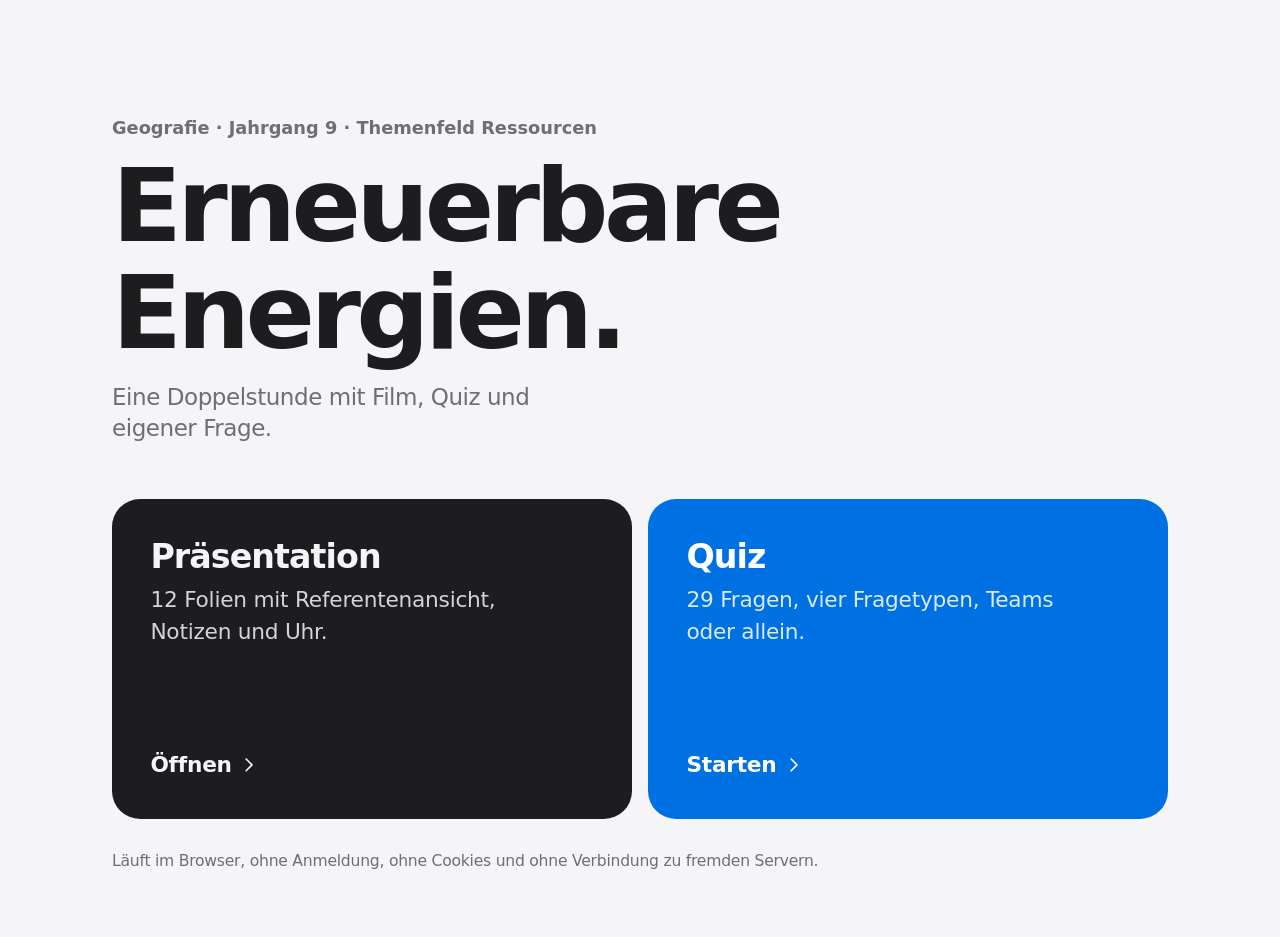
<file: index.html>
<!doctype html>
<html lang="de">
<head>
<meta charset="utf-8">
<meta name="viewport" content="width=device-width, initial-scale=1, viewport-fit=cover">
<meta name="description" content="Unterrichtsmaterial Erneuerbare Energien, Geografie Jahrgang 9: Präsentation und Quiz.">
<title>Erneuerbare Energien · Geografie 9</title>
<link rel="stylesheet" href="assets/design.css">
<style>
  .wrap { max-width: 1120px; margin: 0 auto; padding: clamp(40px, 9vw, 120px) clamp(16px, 3vw, 32px) 64px; }
  .grid { display: grid; gap: 16px; margin-top: clamp(28px, 5vw, 56px); grid-template-columns: 1fr; }
  @media (min-width: 800px) { .grid { grid-template-columns: 1fr 1fr; } }
  .tile {
    display: flex; flex-direction: column; justify-content: space-between; gap: 48px; min-height: 320px;
    padding: clamp(24px, 3vw, 40px); border-radius: var(--r-xl); text-decoration: none;
    transition: transform 200ms var(--ease-out);
  }
  .tile:active { transform: scale(var(--press)); }
  .tile.dark { background: #1d1d1f; color: #f5f5f7; }
  .tile.blue { background: var(--accent); color: var(--accent-ink); }
  .tile .headline { margin-bottom: 8px; }
  .tile p { max-width: 30ch; opacity: 0.85; }
  .tile .go { display: inline-flex; align-items: center; gap: 6px; font-weight: 700; }
  .tile .go .ic { width: 1em; height: 1em; transition: transform 160ms var(--ease-out); }
  @media (hover: hover) and (pointer: fine) { .tile:hover .go .ic { transform: translateX(4px); } }
  .meta { margin-top: 32px; }
</style>
</head>
<body>
<main class="wrap">
  <p class="eyebrow">Geografie · Jahrgang 9 · Themenfeld Ressourcen</p>
  <h1 class="display" style="margin-top:12px">Erneuerbare Energien.</h1>
  <p class="lead" style="margin-top:16px;max-width:30ch">Eine Doppelstunde mit Film, Quiz und eigener Frage.</p>
  <div class="grid">
    <a class="tile dark" href="praesentation/">
      <div><h2 class="headline">Präsentation</h2><p>12 Folien mit Referentenansicht, Notizen und Uhr.</p></div>
      <span class="go">Öffnen <svg class="ic" aria-hidden="true"><use href="#i-chevron"/></svg></span>
    </a>
    <a class="tile blue" href="quiz/">
      <div><h2 class="headline">Quiz</h2><p>29 Fragen, vier Fragetypen, Teams oder allein.</p></div>
      <span class="go">Starten <svg class="ic" aria-hidden="true"><use href="#i-chevron"/></svg></span>
    </a>
  </div>
  <p class="fine meta">Läuft im Browser, ohne Anmeldung, ohne Cookies und ohne Verbindung zu fremden Servern.</p>
</main>
<script src="assets/icons.js"></script>
</body>
</html>
</file>
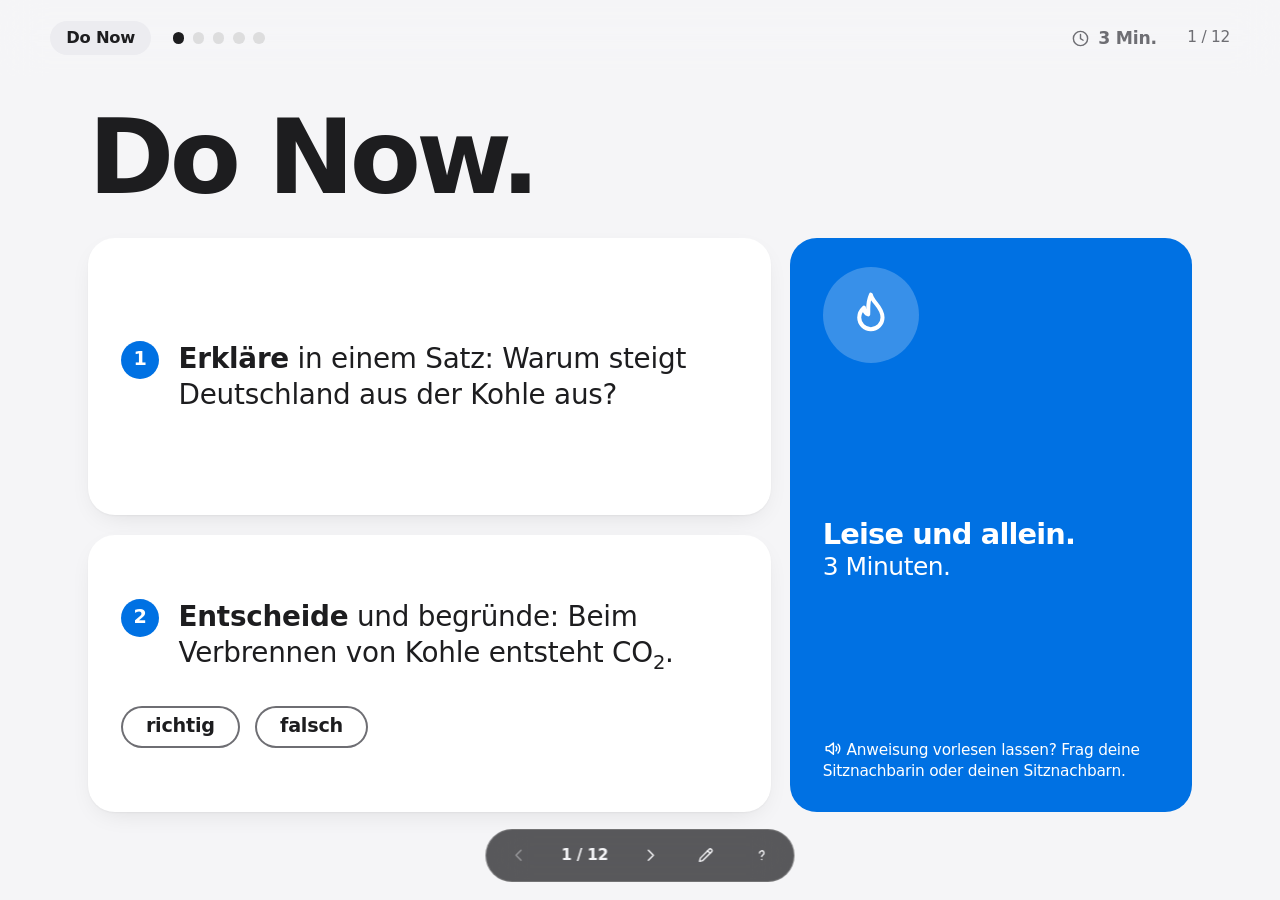
<file: praesentation/index.html>
<!doctype html>
<html lang="de">
<head>
<meta charset="utf-8">
<meta name="viewport" content="width=device-width, initial-scale=1, viewport-fit=cover">
<meta name="description" content="Doppelstunde Erneuerbare Energien, Geografie Jahrgang 9. Präsentation mit Referentenansicht.">
<title>Erneuerbare Energien · Doppelstunde · Geografie 9</title>
<link rel="stylesheet" href="../assets/design.css">
<link rel="stylesheet" href="praesentation.css">
</head>
<body>
<main class="deck" id="deck">
<section class="slide" data-title="Do Now" data-phase="Do Now" data-start="0" data-time="3 Min." aria-label="Do Now: zwei Aufgaben zur Vorstunde über Kohle" aria-hidden="true">
<header class="topbar glass"><span class="phase">Do Now</span><span class="dots" aria-hidden="true"><i class="on"></i><i class=""></i><i class=""></i><i class=""></i><i class=""></i></span><span class="time"><svg class="ic " aria-hidden="true"><use href="#i-clock"/></svg>3 Min.</span><span class="slide-no">1 / 12</span></header>
<div class="body">
<h1 class="display">Do Now.</h1>
<div class="b-donow">
  <article class="tile"><div class="row"><span class="num">1</span><p class="task"><b>Erkläre</b> in einem Satz: Warum steigt Deutschland aus der Kohle aus?</p></div></article>
  <article class="tile"><div class="row"><span class="num">2</span><p class="task"><b>Entscheide</b> und begründe: Beim Verbrennen von Kohle entsteht CO<sub>2</sub>.</p></div>
    <div class="choices"><span class="choice">richtig</span><span class="choice">falsch</span></div></article>
  <aside class="tile accent side">
    <span class="bubble" style="background:rgba(255,255,255,.22);width:5em;height:5em"><svg class="ic " aria-hidden="true"><use href="#i-flame"/></svg></span>
    <div><p class="headline">Leise und allein.</p><p class="lead" style="color:inherit">3 Minuten.</p></div>
    <p class="fine" style="color:inherit"><svg class="ic " aria-hidden="true"><use href="#i-speaker"/></svg> Anweisung vorlesen lassen? Frag deine Sitznachbarin oder deinen Sitznachbarn.</p>
  </aside>
</div></div>
<aside class="notes" hidden><p>DO NOW (ca. 3 Min., Anwesenheit und Organisatorisches währenddessen)</p><p>Vorstunde: Kohle (deutsche Abbaugebiete, Kohleausstieg).</p><p>Erwartung 1: Klimaschutz. Beim Verbrennen von Kohle entsteht viel CO2, deshalb soll weniger Kohle verbrannt werden.</p><p>Erwartung 2: richtig. Beim Verbrennen entsteht CO2, ein Treibhausgas.</p><p>Kurz abgleichen (1 Min.), dann direkt zum Impuls.</p><p>LRS: Anweisung darf vorgelesen werden.</p></aside>
</section>
<section class="slide tone-dark" data-title="Impuls" data-phase="Impuls" data-start="3" data-time="4 Min." aria-label="Impuls: 56 Prozent des Stroms sind erneuerbar" aria-hidden="true">
<header class="topbar glass"><span class="phase">Impuls</span><span class="dots" aria-hidden="true"><i class="on"></i><i class=""></i><i class=""></i><i class=""></i><i class=""></i></span><span class="time"><svg class="ic " aria-hidden="true"><use href="#i-clock"/></svg>4 Min.</span><span class="slide-no">2 / 12</span></header>
<div class="body">
<div class="b-impuls">
  <div>
    <h1 class="title">Erneuerbare Energien decken fast 56 Prozent des Stromverbrauchs.<sup style="font-size:.4em">1</sup></h1>
    <div class="prompts">
      <div class="prompt"><svg class="ic " aria-hidden="true"><use href="#i-eye"/></svg>Was fällt euch auf?</div>
      <div class="prompt"><svg class="ic " aria-hidden="true"><use href="#i-bolt"/></svg>Was überrascht euch?</div>
      <div class="prompt"><svg class="ic " aria-hidden="true"><use href="#i-search"/></svg>Was wollt ihr herausfinden?</div>
    </div>
    <p class="fine" style="margin-top:1.4em"><sup>1</sup> Anteil am Stromverbrauch in Deutschland, 2025. Quelle: BDEW/ZSW, Dezember 2025.</p>
  </div>
  <div class="ring-wrap" role="img" aria-label="Ringdiagramm: 56 Prozent erneuerbar, 44 Prozent übrig">
    <svg class="ring" viewBox="0 0 200 200" aria-hidden="true"><circle class="track" cx="100" cy="100" r="80" fill="none" stroke-width="22"/><circle class="val" cx="100" cy="100" r="80" fill="none" stroke-width="22"/></svg>
    <div class="ring-num">56 %</div>
  </div>
</div></div>
<aside class="notes" hidden><p>IMPULS und FRAGENENTWICKLUNG (zusammen ca. 8 Min., höchstens 10)</p><p>Zeigen, Stille aushalten (20 Sekunden). Dann die drei Impulsfragen von der Folie stellen, ohne die Leitfrage vorwegzunehmen.</p><p>Erwartete Äußerungen: &quot;Und die anderen 44 Prozent?&quot;, &quot;Wie geht das, wenn kein Wind weht?&quot;, &quot;Gilt das auch für Heizen und Auto?&quot;</p><p>Zielkorridor (wird NICHT verkündet): Wie kann Strom aus Wind, Sonne und Wasser zuverlässig sein, obwohl er schwankt?</p><p>Alternative Impulsform: Schlagzeile (dpa, Dezember 2025) statt Zahl.</p><p>Stolperstein: 56 Prozent bezieht sich nur auf Strom, nicht auf die gesamte Energie. Das wird am Ende der Stunde aufgegriffen.</p></aside>
</section>
<section class="slide" data-title="Fragenentwicklung" data-phase="Fragenentwicklung" data-start="7" data-time="4 Min." aria-label="Leeres Feld für die Leitfrage der Klasse" aria-hidden="true">
<header class="topbar glass"><span class="phase">Fragenentwicklung</span><span class="dots" aria-hidden="true"><i class="on"></i><i class="on"></i><i class=""></i><i class=""></i><i class=""></i></span><span class="time"><svg class="ic " aria-hidden="true"><use href="#i-clock"/></svg>4 Min.</span><span class="slide-no">3 / 12</span></header>
<div class="body">
<h1 class="display">Unsere Frage für heute.</h1>
<div class="qfield"><span class="caret" aria-hidden="true"></span><span class="hint">Hier schreibt die Klasse die Frage auf.</span></div>
<div class="starters"><span class="eyebrow">Fragestarter</span><span class="choice">Wie …?</span><span class="choice">Warum …?</span><span class="choice">Was passiert, wenn …?</span></div>
<p class="task"><b>Formuliere</b> eine Frage in einem Satz. Tausche sie mit deiner Partnerin oder deinem Partner aus.</p></div>
<aside class="notes" hidden><p>FRAGENENTWICKLUNG</p><p>Eine oder mehrere Fragen sammeln, dann im Plenum priorisieren und sichtbar fixieren (&quot;Unsere Frage für heute: ...&quot;). Das Fragefeld auf dem Beamer oder an der Tafel ausfüllen.</p><p>Abweichende, fachlich tragfähige Fragen aufgreifen statt korrigieren. Kommt keine brauchbare Frage, mit Impulsfragen nachsteuern und notfalls selbst ergänzen.</p><p>Tragfähig wäre zum Beispiel: &quot;Wie funktioniert Strom aus Wind und Sonne, wenn es windstill oder dunkel ist?&quot;</p><p>Basis: gelenkt über die Fragestarter. Erweiterung: offene Aufforderung zur eigenen Frage.</p></aside>
</section>
<section class="slide" data-title="Fünf Quellen" data-phase="Erarbeitung" data-start="11" data-time="6 Min." aria-label="Fünf erneuerbare Energiequellen" aria-hidden="true">
<header class="topbar glass"><span class="phase">Erarbeitung</span><span class="dots" aria-hidden="true"><i class="on"></i><i class="on"></i><i class="on"></i><i class=""></i><i class=""></i></span><span class="time"><svg class="ic " aria-hidden="true"><use href="#i-clock"/></svg>6 Min.</span><span class="slide-no">4 / 12</span></header>
<div class="body">
<h1 class="title">Fünf Quellen, die sich erneuern.</h1>
<div class="b-quellen"><article class="tile soft"><span class="bubble sun"><svg class="ic " aria-hidden="true"><use href="#i-sun"/></svg></span><h2 class="headline">Sonne</h2><p>Strom und Wärme</p></article><article class="tile soft"><span class="bubble water"><svg class="ic " aria-hidden="true"><use href="#i-wind"/></svg></span><h2 class="headline">Wind</h2><p>Strom, an Land und im Meer</p></article><article class="tile soft"><span class="bubble water"><svg class="ic " aria-hidden="true"><use href="#i-water"/></svg></span><h2 class="headline">Wasser</h2><p>Strom, oft gleichmäßig</p></article><article class="tile soft"><span class="bubble leaf"><svg class="ic " aria-hidden="true"><use href="#i-leaf"/></svg></span><h2 class="headline">Biomasse</h2><p>Wärme und Strom aus Holz und Biogas</p></article><article class="tile soft"><span class="bubble earth"><svg class="ic " aria-hidden="true"><use href="#i-mountain"/></svg></span><h2 class="headline">Erdwärme</h2><p>Wärme aus dem Erdinneren</p></article></div>
<p class="band tile deep">Erneuerbar heißt: Die Quelle wird beim Nutzen <em>nicht aufgebraucht</em>.</p>
<p class="task band-task"><b>Nenne</b> ein Beispiel, das du in Berlin schon gesehen hast.</p></div>
<aside class="notes" hidden><p>LEICHTER INPUT (max. 6 Min., Lehrerredeanteil gering)</p><p>Vorgehen: Die fünf Karten nacheinander aufdecken. Jeweils zuerst die SuS fragen, was sie kennen (Solaranlage auf dem Dach, Windräder an der Autobahn, Staudamm ...), dann ergänzen.</p><p>Die Definition am Ende von den SuS formulieren lassen (&quot;Was haben alle fünf gemeinsam?&quot;) und erst dann einblenden.</p><p>Hinweis: Erdwärme kommt aus dem Erdinneren und hängt nicht von der Sonne ab. Wind und Wasserkreislauf gehen letztlich auf die Sonne zurück.</p><p>Stolperstein: &quot;Erneuerbar&quot; heißt nicht automatisch &quot;ohne Folgen für die Umwelt&quot;. Das zeigt der Film mit Belo Monte.</p></aside>
</section>
<section class="slide" data-title="Sehauftrag" data-phase="Erarbeitung" data-start="17" data-time="3 Min." aria-label="Beobachtungstabelle mit vier Anlagen und Wortspeicher" aria-hidden="true">
<header class="topbar glass"><span class="phase">Erarbeitung</span><span class="dots" aria-hidden="true"><i class="on"></i><i class="on"></i><i class="on"></i><i class=""></i><i class=""></i></span><span class="time"><svg class="ic " aria-hidden="true"><use href="#i-clock"/></svg>3 Min.</span><span class="slide-no">5 / 12</span></header>
<div class="body">
<h1 class="title">Sehauftrag zum Film.</h1>
<p class="task" style="margin-top:.5em"><b>Notiere</b> zu jeder Anlage einen Vorteil und ein Problem. Stichwörter reichen.</p>
<div class="b-seh">
  <div class="tile" style="padding:.6em .8em"><table class="seh-table">
    <thead><tr><th>Anlage</th><th>Vorteil</th><th>Problem</th></tr></thead>
    <tbody><tr><td>Offshore-Windpark</td><td></td><td></td></tr><tr><td>Laufwasserkraftwerk</td><td></td><td></td></tr>
    <tr><td>Pumpspeicherkraftwerk</td><td></td><td></td></tr><tr><td>Belo Monte (Brasilien)</td><td></td><td></td></tr></tbody></table></div>
  <aside class="tile soft"><h2 class="headline">Wortspeicher</h2>
    <div class="words"><span>Off-shore</span><span>Tur-bi-ne</span><span>Pump-spei-cher</span><span>Grund-last</span><span>Stau-see</span><span>Flau-te</span></div></aside>
</div></div>
<aside class="notes" hidden><p>SEHAUFTRAG (ca. 3 Min.)</p><p>Bogen vor dem Film ausgeben oder abzeichnen lassen. Vier Zeilen, je ein Vorteil und ein Problem. Reihenfolge im Film: Offshore-Wind (ab 0:55), Laufwasser (ab 2:38), Pumpspeicher (ab 4:04), Belo Monte (ab 9:30).</p><p>Erwartung Offshore: Vorteil: starker, stetiger Wind, Nordsee zwei Drittel der Zeit unter Volllast. Problem: Flaute, Strom muss gespeichert werden, Einflüsse auf Tiere und Pflanzen.</p><p>Erwartung Laufwasser: Vorteil: gleichmäßig, deckt Grundlast, versorgt über 200 000 Haushalte. Problem: Der Film nennt Wasserkraft wegen des Klimawandels (Dürre) ein wachsendes Risiko.</p><p>Erwartung Pumpspeicher: Vorteil: speichert Energie, liefert schnell viel Strom. Problem: braucht Höhenunterschied und Wasser. Bei Niedrigwasser im Rhein darf kein Wasser nach oben gepumpt werden (7:00).</p><p>Erwartung Belo Monte: Vorteil: viel Strom, Brasilien bezieht über zwei Drittel aus Wasserkraft. Problem: Überflutung, Zwangsumsiedlung, Fischbestände.</p><p>Basis: Tabelle mit vorgegebenen Stichwörtern zum Zuordnen. LRS: Filmskript zum Mitlesen oder Vorlesen.</p></aside>
</section>
<section class="slide tone-dark" data-title="Film" data-phase="Erarbeitung" data-start="20" data-time="15 Min." aria-label="Film: Windenergie und Wasserkraft" aria-hidden="true">
<header class="topbar glass"><span class="phase">Erarbeitung</span><span class="dots" aria-hidden="true"><i class="on"></i><i class="on"></i><i class="on"></i><i class=""></i><i class=""></i></span><span class="time"><svg class="ic " aria-hidden="true"><use href="#i-clock"/></svg>15 Min.</span><span class="slide-no">6 / 12</span></header>
<div class="body">
<div class="b-film">
  <span class="bubble big"><svg class="ic " aria-hidden="true"><use href="#i-play"/></svg></span>
  <div class="film-meta">
    <p class="eyebrow">total phänomenal · planet schule (SWR)</p>
    <h1 class="display" style="font-size:4.4em">Windenergie und Wasserkraft.</h1>
    <p class="lead">Länge: 14:55 Minuten. Beim Sehen: Stichwörter in die Tabelle schreiben. Das Filmskript liegt zum Mitlesen bereit.</p>
    <a class="btn primary" href="https://www.planet-schule.de/schwerpunkt/total-phaenomenal-energie/windenergie-und-wasserkraft-unterricht-100.html" target="_blank" rel="noopener">Film bei planet schule <svg class="ic " aria-hidden="true"><use href="#i-external"/></svg></a>
  </div>
</div></div>
<aside class="notes" hidden><p>FILM (14:55 Min., am Stück, ohne Stopp)</p><p>Quelle: planet schule / SWR, Reihe &quot;total phänomenal&quot;, frei und ohne Anmeldung. Vorab testen oder herunterladen, ob der Stream läuft.</p><p>Einstiegsfrage im Film (0:14): &quot;Droht uns in wenigen Jahren ein Blackout?&quot; Sie passt gut zur Frage aus der Klasse.</p><p>Zeitmarken: 0:55 Offshore-Wind | 2:38 Laufwasser (Iffezheim) | 4:04 Pumpspeicher (Wehr) | 6:33 Klimawandel und Wasserkraft | 7:48 Klimawandel und Wind | 9:30 Belo Monte | 11:50 Ausblick Offshore | 12:06 schwimmende Windräder.</p><p>Hinweis: Die Zahlen im Film stammen von ca. 2020 (&quot;knapp die Hälfte des Stroms&quot;). Heute sind es fast 56 Prozent. Das lässt sich als Auswertungsfrage nutzen.</p><p>Die Belo-Monte-Szene (ab 9:30) erwähnt Gewalt und Mordrate in Altamira. Für Jg. 9 vertretbar, kurz vorbereiten.</p><p>Filmskript zum Mitlesen: planet-schule.de/schwerpunkt/total-phaenomenal-energie/windenergie-und-wasserkraft-film-104.pdf</p></aside>
</section>
<section class="slide" data-title="Auswertung" data-phase="Sicherung" data-start="35" data-time="8 Min." aria-label="Aufgaben auf drei Niveaus" aria-hidden="true">
<header class="topbar glass"><span class="phase">Sicherung</span><span class="dots" aria-hidden="true"><i class="on"></i><i class="on"></i><i class="on"></i><i class="on"></i><i class=""></i></span><span class="time"><svg class="ic " aria-hidden="true"><use href="#i-clock"/></svg>8 Min.</span><span class="slide-no">7 / 12</span></header>
<div class="body">
<h1 class="title">Auswertung zum Film.</h1>
<p class="task" style="margin-top:.5em"><b>Vergleiche</b> zuerst deine Notizen mit denen deiner Partnerin oder deines Partners.</p>
<div class="b-level"><article class="tile soft"><div class="level-hd"><h2 class="headline">Basis</h2><span class="lvl"><i class="on"></i><i></i><i></i></span></div><div class="level-tasks"><div><b class="no">1</b><span><b>Ergänze</b>: Pumpspeicher werden gebraucht, weil Wind und Sonne nicht immer ______ liefern.</span></div></div></article><article class="tile soft"><div class="level-hd"><h2 class="headline">Regel</h2><span class="lvl"><i class="on"></i><i class="on"></i><i></i></span></div><div class="level-tasks"><div><b class="no">1</b><span><b>Erkläre</b>, warum Windräder und Solaranlagen Speicher brauchen.</span></div><div><b class="no">2</b><span><b>Beurteile</b>: Ist Wasserkraft immer „sauber“?</span></div></div></article><article class="tile soft"><div class="level-hd"><h2 class="headline">Erweiterung</h2><span class="lvl"><i class="on"></i><i class="on"></i><i class="on"></i></span></div><div class="level-tasks"><div><b class="no">1</b><span><b>Beurteile</b>, ob Brasilien statt Wasserkraft lieber Wind und Sonne ausbauen sollte.</span></div><div><b class="no">2</b><span><b>Begründe</b> mit zwei Beispielen aus dem Film.</span></div></div></article></div></div>
<aside class="notes" hidden><p>AUSWERTUNG (ca. 8 Min.): erst Partnerabgleich (2 Min.), dann Plenum (6 Min.). Danach das Schema (4 Min.).</p><p>Basis: Lückensatz. Erwartung: ... Strom liefern, wenn wir ihn brauchen. / ... nicht immer dann Strom liefern, wenn er gebraucht wird.</p><p>Regel 1: Wind und Sonne schwanken (Flaute, Nacht, Winter). Bei Überschuss wird Strom gespeichert, bei Mangel wieder abgegeben.</p><p>Regel 2: Nein. Wasserkraft erzeugt keine Abgase, aber Stauseen greifen in Natur und Leben der Menschen ein (Belo Monte). Niedrigwasser durch Klimawandel ist ein weiteres Problem.</p><p>Erweiterung: Im Film wird gesagt, Brasilien solle eher auf Wind und Sonne setzen. Die SuS prüfen diese Aussage kritisch (Beutelsbacher Konsens: Gegenposition ansprechen, z. B. Wind und Sonne brauchen ebenfalls Speicher, Wasserkraft liefert gleichmäßig Strom).</p><p>Impulsfrage vom Anfang aufgreifen: Haben wir unsere Frage beantwortet?</p><p>Klimadaten-Aktualität: Film ca. 2020, aktuelle Zahl 56 Prozent (2025).</p></aside>
</section>
<section class="slide" data-title="Pumpspeicher" data-phase="Sicherung" data-start="43" data-time="4 Min." aria-label="Schema eines Pumpspeicherkraftwerks" aria-hidden="true">
<header class="topbar glass"><span class="phase">Sicherung</span><span class="dots" aria-hidden="true"><i class="on"></i><i class="on"></i><i class="on"></i><i class="on"></i><i class=""></i></span><span class="time"><svg class="ic " aria-hidden="true"><use href="#i-clock"/></svg>4 Min.</span><span class="slide-no">8 / 12</span></header>
<div class="body">
<h1 class="title">Die Batterie aus Wasser.</h1>
<div class="b-schema">
  <div class="tile" style="padding:.6em">
  <svg class="schema" viewBox="0 0 520 430" role="img" aria-label="Schema: Zu viel Strom, Wasser wird vom Unterbecken ins Oberbecken gepumpt. Zu wenig Strom, Wasser fließt vom Oberbecken nach unten und treibt eine Turbine an.">
    <rect x="70" y="14" width="380" height="72" rx="22" fill="#0071e3"/><text x="260" y="59" text-anchor="middle" font-size="24" font-weight="700" fill="#fff" style="fill:#fff">Oberbecken</text>
    <rect x="70" y="344" width="380" height="72" rx="22" fill="#1d1d1f"/><text x="260" y="387" text-anchor="middle" font-size="24" font-weight="700" style="fill:#fff">Unterbecken</text>
    <g class="arrow a1"><path d="M196 332V122" stroke="#ff9f0a" stroke-width="14" stroke-linecap="round" fill="none"/><path d="M170 140 196 104 222 140z" fill="#ff9f0a" stroke="#ff9f0a" stroke-width="6" stroke-linejoin="round"/></g>
    <g class="arrow a2"><path d="M324 108V318" stroke="#0071e3" stroke-width="14" stroke-linecap="round" fill="none"/><path d="M298 300 324 336 350 300z" fill="#0071e3" stroke="#0071e3" stroke-width="6" stroke-linejoin="round"/></g>
    <rect x="226" y="170" width="68" height="100" rx="16" fill="none" stroke="currentColor" stroke-width="3" style="color:#6e6e73"/>
    <text x="260" y="212" text-anchor="middle" font-size="15" font-weight="700">Pumpe</text><text x="260" y="232" text-anchor="middle" font-size="15" font-weight="700">und</text><text x="260" y="252" text-anchor="middle" font-size="15" font-weight="700">Turbine</text>
    <text x="14" y="176" font-size="19" font-weight="700">Zu viel Strom</text><text x="14" y="203" font-size="17">Wasser wird</text><text x="14" y="226" font-size="17">hochgepumpt</text>
    <text x="364" y="176" font-size="19" font-weight="700">Zu wenig Strom</text><text x="364" y="203" font-size="17">Wasser fließt</text><text x="364" y="226" font-size="17">runter und treibt</text><text x="364" y="249" font-size="17">die Turbine an</text>
  </svg></div>
  <div class="stats">
    <div class="stat"><p class="n">600 m</p><p>Mehr als 600 m Höhenunterschied im Kraftwerk Wehr im Schwarzwald</p></div>
    <div class="stat"><p class="n">über 100</p><p>Wechsel zwischen Pumpen und Strom erzeugen pro Tag</p></div>
    <p class="fine">Quelle: planet schule, Windenergie und Wasserkraft</p>
  </div>
</div></div>
<aside class="notes" hidden><p>SCHEMA (ca. 4 Min.): Unterstützung für Basis, Vertiefung für alle.</p><p>Erst die SuS erklären lassen, was bei Überschuss und bei Mangel passiert, dann die Pfeile besprechen.</p><p>Fachlich: Das Kraftwerk Wehr dient laut Film &quot;gewissermaßen als riesige Batterie&quot;. Die Energie wird als Lageenergie des Wassers gespeichert.</p><p>Pfeile sind zusätzlich beschriftet, damit die Information nicht nur von der Farbe abhängt.</p></aside>
</section>
<section class="slide tone-dark" data-title="Quiz" data-phase="Sicherung" data-start="47" data-time="20 Min." aria-label="Quiz mit QR-Code" aria-hidden="true">
<header class="topbar glass"><span class="phase">Sicherung</span><span class="dots" aria-hidden="true"><i class="on"></i><i class="on"></i><i class="on"></i><i class="on"></i><i class=""></i></span><span class="time"><svg class="ic " aria-hidden="true"><use href="#i-clock"/></svg>20 Min.</span><span class="slide-no">9 / 12</span></header>
<div class="body">
<div class="b-quiz">
  <div>
    <h1 class="display">Quiz.</h1>
    <div class="rules" style="margin-top:1.4em">
      <div class="rule"><span class="bubble"><svg class="ic " aria-hidden="true"><use href="#i-users"/></svg></span><div><h2 class="headline">Teams</h2><p class="lead">Ein Team nach dem anderen ist dran. Erst besprechen, dann antworten.</p></div></div>
      <div class="rule"><span class="bubble"><svg class="ic " aria-hidden="true"><use href="#i-bolt"/></svg></span><div><h2 class="headline">Joker</h2><p class="lead">Jedes Team darf einmal 50:50 nutzen.</p></div></div>
      <div class="rule"><span class="bubble"><svg class="ic " aria-hidden="true"><use href="#i-bulb"/></svg></span><div><h2 class="headline">Rätsel</h2><p class="lead">Je weniger Hinweise ihr braucht, desto mehr Punkte gibt es.</p></div></div>
    </div>
  </div>
  <div class="qr-tile"><div id="qr" role="img" aria-label="QR-Code zum Quiz"></div>
    <a class="btn primary" id="quizlink" href="../quiz/" target="_blank" rel="noopener">Quiz öffnen <svg class="ic " aria-hidden="true"><use href="#i-external"/></svg></a>
    <p class="fine" id="quizurl"></p></div>
</div></div>
<aside class="notes" hidden><p>QUIZ (ca. 20 Min., Beamer, Team-Modus)</p><p>Das Quiz liegt im selben Projekt (Ordner quiz). Der Knopf und der QR-Code auf der Folie führen dorthin, auch für Geräte der SuS.</p><p>Einstellung: 3 oder 4 Teams, 10 Fragen (ca. 20 Min.). Bleibt Zeit übrig, 15 Fragen (ca. 28 Min.). Einzelmodus auf Geräten möglich.</p><p>Hintergrund: Das Quiz wiederholt Film, Strommix 2025 und Begriffe. Die Erklärung nach jeder Antwort nutzen, um Fehlvorstellungen zu klären.</p><p>Zeit knapp? Nach 20 Minuten abbrechen, der Zwischenstand zählt.</p><p>Plan B: Das Quiz läuft auch ohne Internet, wenn der Projektordner lokal liegt (index.html öffnen). Ohne Gerät: Fakt-oder-Fake-Fragen mündlich stellen.</p></aside>
</section>
<section class="slide" data-title="Das nehmen wir mit" data-phase="Sicherung" data-start="67" data-time="10 Min." aria-label="Stärke, Schwäche und Lösung je Energieform" aria-hidden="true">
<header class="topbar glass"><span class="phase">Sicherung</span><span class="dots" aria-hidden="true"><i class="on"></i><i class="on"></i><i class="on"></i><i class="on"></i><i class=""></i></span><span class="time"><svg class="ic " aria-hidden="true"><use href="#i-clock"/></svg>10 Min.</span><span class="slide-no">10 / 12</span></header>
<div class="body">
<h1 class="title">Das nehmen wir mit.</h1>
<div class="b-matrix"><article class="tile soft"><div class="hd"><span class="bubble water"><svg class="ic " aria-hidden="true"><use href="#i-wind"/></svg></span><h2 class="headline">Wind</h2></div><dl><dt>Stärke</dt><dd>Viel Strom, besonders im Winter und auf See</dd><dt>Schwäche</dt><dd>Bei Flaute steht er still</dd><dt>Was hilft</dt><dd>Speicher und Stromnetz</dd></dl></article><article class="tile soft"><div class="hd"><span class="bubble sun"><svg class="ic " aria-hidden="true"><use href="#i-sun"/></svg></span><h2 class="headline">Sonne</h2></div><dl><dt>Stärke</dt><dd>Viel Strom im Sommer, auch auf Dächern</dd><dt>Schwäche</dt><dd>Nachts und im Winter wenig</dd><dt>Was hilft</dt><dd>Speicher und Stromnetz</dd></dl></article><article class="tile soft"><div class="hd"><span class="bubble water"><svg class="ic " aria-hidden="true"><use href="#i-water"/></svg></span><h2 class="headline">Wasser</h2></div><dl><dt>Stärke</dt><dd>Gleichmäßig, mit Pumpspeichern speicherbar</dd><dt>Schwäche</dt><dd>Staudämme greifen in Natur und Dörfer ein</dd><dt>Was hilft</dt><dd>Genau abwägen</dd></dl></article></div>
<div class="tile deep merk"><p class="headline">Wind und Sonne <span class="blank"></span>. Darum brauchen wir <span class="blank"></span> und ein starkes <span class="blank"></span>.</p>
<p class="fine" style="margin-top:.5em;color:#98989d">Wörter: schwanken · Speicher · Stromnetz</p></div></div>
<aside class="notes" hidden><p>SICHERUNG (ca. 10 Min.): Matrix gemeinsam entwickeln, Lückensatz ins Heft.</p><p>Vorgehen: Zuerst von den SuS füllen lassen (Wind, Sonne, Wasser: Stärke, Schwäche, Was hilft), dann die Folie einblenden und abgleichen.</p><p>Merksatz: Wind und Sonne schwanken. Darum brauchen wir Speicher und ein starkes Stromnetz.</p><p>Differenzierung: Basis bekommt die Matrix mit Lücken, Erweiterung formuliert den Merksatz selbst.</p><p>Zusatz für Erweiterung (Quaschning, 8:14): Wind und Solar ergänzen sich über das Jahr, deshalb reichen laut ihm relativ kleine Speicher.</p><p>Stolperstein: &quot;Erneuerbar&quot; ist nicht gleich &quot;ohne Probleme&quot;.</p></aside>
</section>
<section class="slide" data-title="Strom ist nicht alles" data-phase="Ausblick" data-start="77" data-time="8 Min." aria-label="Strom 56 Prozent gegen Verkehr 7 Prozent" aria-hidden="true">
<header class="topbar glass"><span class="phase">Ausblick</span><span class="dots" aria-hidden="true"><i class="on"></i><i class="on"></i><i class="on"></i><i class="on"></i><i class="on"></i></span><span class="time"><svg class="ic " aria-hidden="true"><use href="#i-clock"/></svg>8 Min.</span><span class="slide-no">11 / 12</span></header>
<div class="body">
<h1 class="title">Strom ist nicht alles.</h1>
<div class="b-aus">
  <div>
  <svg class="bars" viewBox="0 0 520 380" role="img" aria-label="Säulendiagramm: Anteil erneuerbarer Energien am Strom 56 Prozent (2025), im Verkehr 7 Prozent (2024)">
    <line x1="20" y1="310" x2="500" y2="310" stroke="currentColor" stroke-width="2" style="color:#6e6e73"/>
    <rect class="bar" x="70" y="60" width="150" height="250" rx="18" fill="#ff9f0a"/>
    <rect class="bar" x="300" y="294" width="150" height="16" rx="8" fill="#0071e3"/>
    <text class="val" x="145" y="42" text-anchor="middle" font-size="34" font-weight="700">56 %</text>
    <text class="val" x="375" y="276" text-anchor="middle" font-size="34" font-weight="700">7 %</text>
    <text x="145" y="345" text-anchor="middle" font-size="20" font-weight="700">Strom 2025</text>
    <text x="375" y="345" text-anchor="middle" font-size="20" font-weight="700">Verkehr 2024</text>
  </svg>
  <p class="fine">Anteil erneuerbarer Energien in Prozent. Quellen: BDEW/ZSW 2025 (Strom), dpa 2025 (Verkehr, Daten 2024).</p></div>
  <div class="aus-side">
    <p class="task"><b>Vermute</b>: Warum liegt der Verkehr so weit zurück?</p>
    <article class="tile soft"><p class="task"><b>Formuliere</b> eine Frage zu Heizen, Verkehr oder Industrie, die wir nach den Ferien klären sollen.</p></article>
    <p class="lead"><b>Blitzlicht:</b> Eine Frage nehme ich mit in die Ferien.</p>
  </div>
</div></div>
<aside class="notes" hidden><p>AUSBLICK und REFLEXION (ca. 8 Min.)</p><p>Den Balken zeigen: Strom ist weit, Verkehr deutlich weniger. Die SuS vermuten lassen, warum (Autos brauchen Benzin, Heizungen brauchen Gas ...).</p><p>Aufgabe: Eine Frage zu Heizen, Verkehr oder Industrie auf einen Zettel oder ins Heft. Zettel einsammeln: Sie steuern die Planung nach den Ferien.</p><p>Hinweis zu den Zahlen: Die beiden Werte gehören zu verschiedenen Jahren und Berechnungsgrundlagen. Sie zeigen die Größenordnung, nicht einen exakten Vergleich.</p><p>Blitzlicht: reihum je eine Frage, ohne Kommentare.</p></aside>
</section>
<section class="slide" data-title="Zusatz" data-phase="Ausblick" data-start="85" data-time="streichbar" aria-label="Zusatzaufgabe" aria-hidden="true">
<header class="topbar glass"><span class="phase">Ausblick</span><span class="dots" aria-hidden="true"><i class="on"></i><i class="on"></i><i class="on"></i><i class="on"></i><i class="on"></i></span><span class="time">streichbar</span><span class="slide-no">12 / 12</span></header>
<div class="body">
<h1 class="title">Zusatz: Was passt zu Berlin?</h1>
<div class="chips"><span class="chip5"><span class="bubble sun"><svg class="ic " aria-hidden="true"><use href="#i-sun"/></svg></span>Sonne</span><span class="chip5"><span class="bubble water"><svg class="ic " aria-hidden="true"><use href="#i-wind"/></svg></span>Wind</span><span class="chip5"><span class="bubble water"><svg class="ic " aria-hidden="true"><use href="#i-water"/></svg></span>Wasser</span><span class="chip5"><span class="bubble leaf"><svg class="ic " aria-hidden="true"><use href="#i-leaf"/></svg></span>Biomasse</span><span class="chip5"><span class="bubble earth"><svg class="ic " aria-hidden="true"><use href="#i-mountain"/></svg></span>Erdwärme</span></div>
<article class="tile soft"><div class="stack">
  <p class="task"><b>1</b> &nbsp;<b>Wähle</b> eine Energiequelle, die gut zu Berlin passt.</p>
  <p class="task"><b>2</b> &nbsp;<b>Begründe</b> deine Wahl mit zwei Argumenten.</p>
  <p class="lead"><b>Satzstarter:</b> Ich wähle …, weil … Außerdem …</p></div></article></div>
<aside class="notes" hidden><p>ZUSATZ (streichbar, Puffer): Nur einsetzen, wenn Zeit bleibt.</p><p>Niveau: Urteilen, beurteilen (F bis G). Erwartung: Begründung mit Standortmerkmalen Berlins (z. B. viele Dachflächen für Solaranlagen, kaum Gefälle für Wasserkraft). Keine falsche oder richtige Wahl, entscheidend ist die Begründung.</p><p>Als freiwillige Ferienaufgabe möglich.</p></aside>
</section>
</main>

<nav class="dock" id="dock" aria-label="Folien steuern">
  <button class="btn" id="prev" aria-label="Vorherige Folie"><svg class="ic " aria-hidden="true"><use href="#i-chevronl"/></svg></button>
  <span class="count" id="count" aria-live="polite">1 / 12</span>
  <button class="btn" id="next" aria-label="Nächste Folie"><svg class="ic " aria-hidden="true"><use href="#i-chevron"/></svg></button>
  <button class="btn" id="btnNotes" aria-label="Notizen ein- oder ausblenden"><svg class="ic " aria-hidden="true"><use href="#i-pencil"/></svg></button>
  <button class="btn" id="btnHelp" aria-label="Tastenhilfe"><svg class="ic " aria-hidden="true"><use href="#i-question"/></svg></button>
</nav>

<section class="drawer" id="drawer" aria-label="Notizen zur Folie"><h2 class="headline" id="drawerTitle"></h2><div class="notes-text" id="drawerText"></div></section>

<div class="help" id="help" role="dialog" aria-modal="true" aria-label="Tastenhilfe"><div class="card">
  <h2 class="headline">Bedienung</h2>
  <dl>
    <dt><kbd>→</kbd> <kbd>Leertaste</kbd></dt><dd>Nächste Folie</dd>
    <dt><kbd>←</kbd></dt><dd>Vorherige Folie</dd>
    <dt><kbd>P</kbd></dt><dd>Referentenansicht in neuem Fenster (Notizen, Uhr, Zeitplan). Beide Fenster bleiben synchron.</dd>
    <dt><kbd>N</kbd></dt><dd>Notizen als Schublade</dd>
    <dt><kbd>F</kbd></dt><dd>Vollbild</dd>
    <dt><kbd>?</kbd></dt><dd>Diese Hilfe</dd>
  </dl>
  <p class="fine" style="margin-top:1em">Wischen funktioniert auf Touchgeräten. Link zu einer Folie: Adresse mit #5 am Ende.</p>
</div></div>

<script src="../assets/icons.js"></script>
<script src="../assets/qrcode.js"></script>
<script src="praesentation.js"></script>
</body>
</html>
</file>
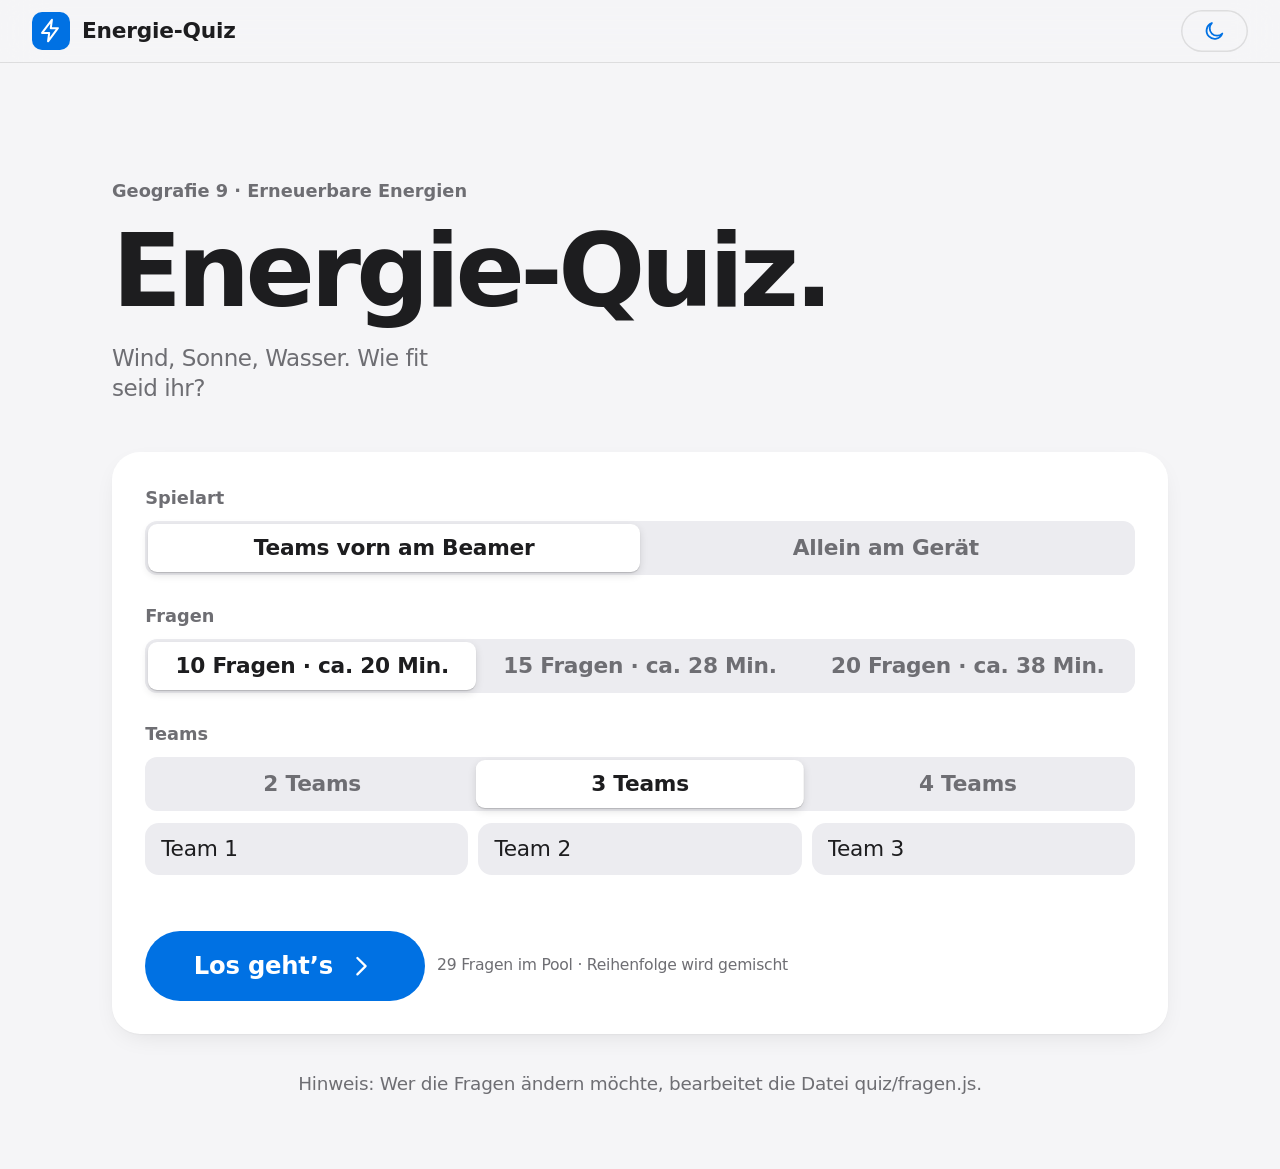
<file: quiz/index.html>
<!doctype html>
<html lang="de">
<head>
<meta charset="utf-8">
<meta name="viewport" content="width=device-width, initial-scale=1, viewport-fit=cover">
<meta name="description" content="Quiz zu erneuerbaren Energien für Geografie, Jahrgang 9. Läuft im Browser, ohne Anmeldung und ohne Internetverbindung.">
<title>Energie-Quiz · Geografie 9</title>
<link rel="stylesheet" href="../assets/design.css">
<link rel="stylesheet" href="quiz.css">
</head>
<body>
<div id="app"></div>
<noscript><p style="padding:24px">Dieses Quiz braucht JavaScript.</p></noscript>
<script src="../assets/icons.js"></script>
<script src="fragen.js"></script>
<script src="quiz.js"></script>
</body>
</html>
</file>
<file: assets/design.css>
/* ==========================================================================
   Energie-Unterricht · Design-System
   Apples Designsprache (Human Interface Guidelines): Systemschrift (SF Pro auf
   Apple-Geräten), systemgraue Hintergründe, ein einziger Akzent (Systemblau),
   semantische Systemfarben, weiche Materialien (Glas), konzentrische Radien,
   volle Dark-Mode-Unterstützung (reines Schwarz mit erhöhten Grautönen).
   Bewegung: nur transform und opacity, kurze Dauer, nie ease-in.
   ========================================================================== */

:root {
  /* Schrift: SF Pro auf Apple-Geräten, sonst die Systemschrift */
  --font: -apple-system, BlinkMacSystemFont, "SF Pro Text", "SF Pro Display", "Helvetica Neue",
          "Segoe UI Variable Text", "Segoe UI", system-ui, Roboto, Arial, sans-serif;

  /* Bewegung: eigene Kurven statt der schwachen Standardkurven */
  --ease-out: cubic-bezier(0.23, 1, 0.32, 1);
  --ease-in-out: cubic-bezier(0.77, 0, 0.175, 1);
  --ease-drawer: cubic-bezier(0.32, 0.72, 0, 1);
  --t-press: 140ms;
  --t-enter: 220ms;
  --t-exit: 140ms;
  --lift: 10px;      /* Versatz beim Einblenden; wird bei reduzierter Bewegung 0 */
  --press: 0.97;     /* Skalierung beim Drücken */

  /* Radien: außen groß, innen kleiner (konzentrisch) */
  --r-xl: 28px;
  --r-lg: 22px;
  --r-md: 14px;
  --r-sm: 10px;

  /* Farben hell (systemGray6 als Grund, weiße Karten) */
  --bg: #f5f5f7;
  --surface: #ffffff;
  --surface-2: #ececf0;
  --ink: #1d1d1f;
  --ink-2: #6e6e73;
  --line: rgba(0, 0, 0, 0.1);
  --accent: #0071e3;
  --accent-ink: #ffffff;
  --water: #2b9db8;
  --leaf: #30a14e;
  --earth: #f2552c;
  --sun: #ff9f0a;
  --ok: #1f8a3b;
  --ok-bg: rgba(52, 199, 89, 0.16);
  --bad: #d70015;
  --bad-bg: rgba(255, 59, 48, 0.13);
  --glass: rgba(245, 245, 247, 0.72);
  --thumb: #ffffff;
  --shadow: 0 1px 2px rgba(0, 0, 0, 0.04), 0 8px 28px -12px rgba(0, 0, 0, 0.14);
  --focus: #0071e3;
  color-scheme: light;
}

/* Farben dunkel: per Schalter, per Kapitel (.tone-dark) oder automatisch */
:root[data-theme="dark"],
.tone-dark {
  --bg: #000000;
  --surface: #1c1c1e;
  --surface-2: #2c2c2e;
  --ink: #f5f5f7;
  --ink-2: #98989d;
  --line: rgba(255, 255, 255, 0.16);
  --accent: #0a84ff;
  --water: #64d2ff;
  --leaf: #30d158;
  --earth: #ff9f0a;
  --sun: #ffd60a;
  --ok: #30d158;
  --ok-bg: rgba(48, 209, 88, 0.2);
  --bad: #ff6961;
  --bad-bg: rgba(255, 69, 58, 0.2);
  --glass: rgba(22, 22, 23, 0.7);
  --thumb: #636366;
  --shadow: none;
  --focus: #0a84ff;
  color-scheme: dark;
}
@media (prefers-color-scheme: dark) {
  :root:not([data-theme]) {
    --bg: #000000; --surface: #1c1c1e; --surface-2: #2c2c2e; --ink: #f5f5f7; --ink-2: #98989d;
    --line: rgba(255, 255, 255, 0.16); --accent: #0a84ff; --water: #64d2ff; --leaf: #30d158; --earth: #ff9f0a; --sun: #ffd60a;
    --ok: #30d158; --ok-bg: rgba(48, 209, 88, 0.2); --bad: #ff6961; --bad-bg: rgba(255, 69, 58, 0.2);
    --glass: rgba(22, 22, 23, 0.7); --thumb: #636366; --shadow: none;
    --focus: #0a84ff; color-scheme: dark;
  }
}

/* Reduzierte Bewegung: Opazität und Farbe bleiben, Bewegung entfällt */
@media (prefers-reduced-motion: reduce) {
  :root { --lift: 0px; --press: 1; }
}

*, *::before, *::after { box-sizing: border-box; }
html { -webkit-text-size-adjust: 100%; scroll-padding-top: env(safe-area-inset-top, 0px); }
body {
  margin: 0;
  font-family: var(--font);
  background: var(--bg);
  color: var(--ink);
  line-height: 1.47;
  letter-spacing: -0.011em;
  font-size: clamp(17px, 0.6vw + 14px, 22px);
  -webkit-font-smoothing: antialiased;
  -moz-osx-font-smoothing: grayscale;
  text-rendering: optimizeLegibility;
  touch-action: manipulation;
  padding-top: env(safe-area-inset-top, 0px);
  padding-bottom: env(safe-area-inset-bottom, 0px);
}
button, input { font: inherit; color: inherit; letter-spacing: inherit; }
button { cursor: pointer; -webkit-tap-highlight-color: transparent; }
h1, h2, h3, p { margin: 0; }
p { text-wrap: pretty; }
h1, h2, h3 { text-wrap: balance; }
sub { font-size: 0.7em; line-height: 0; }
:focus-visible { outline: 4px solid color-mix(in srgb, var(--focus) 55%, transparent); outline-offset: 2px; border-radius: 8px; }

.sr-only {
  position: absolute; width: 1px; height: 1px; margin: -1px; padding: 0;
  overflow: hidden; clip: rect(0 0 0 0); white-space: nowrap; border: 0;
}

/* Typografie: große, enge Überschriften in Semibold, ruhiger Fließtext */
.display { font-size: clamp(44px, 8vw, 104px); line-height: 1.04; letter-spacing: -0.045em; font-weight: 700; }
.title   { font-size: clamp(32px, 5.2vw, 68px); line-height: 1.07; letter-spacing: -0.04em; font-weight: 600; }
.headline{ font-size: clamp(24px, 2.6vw, 38px); line-height: 1.15; letter-spacing: -0.028em; font-weight: 600; }
.lead    { font-size: clamp(19px, 1.8vw, 28px); line-height: 1.32; letter-spacing: -0.02em; color: var(--ink-2); }
.eyebrow { font-size: 0.82em; font-weight: 600; letter-spacing: 0; color: var(--ink-2); }
.fine    { font-size: 0.72em; color: var(--ink-2); line-height: 1.4; }
.muted   { color: var(--ink-2); }

/* Symbole */
.ic { width: 1.25em; height: 1.25em; flex: none; stroke: currentColor; fill: none;
      stroke-width: 1.8; stroke-linecap: round; stroke-linejoin: round; vertical-align: -0.2em; }
.ic.fill { fill: currentColor; stroke: none; }

/* Flächen */
.card {
  background: var(--surface);
  border-radius: var(--r-xl);
  box-shadow: var(--shadow);
  padding: clamp(20px, 2.6vw, 40px);
}
.card.soft { background: var(--surface-2); box-shadow: none; }

/* Material „Regular“: durchscheinend, gesättigt, weichgezeichnet (wie Apple-Leisten) */
.glass {
  background: var(--glass);
  -webkit-backdrop-filter: saturate(180%) blur(20px);
  backdrop-filter: saturate(180%) blur(20px);
  border-bottom: 1px solid var(--line);
}

/* Knöpfe: Pillenform, Druckfeedback, Hover nur mit Maus */
.btn {
  display: inline-flex; align-items: center; justify-content: center; gap: 0.55em;
  min-height: 48px; padding: 0.6em 1.5em;
  border: 0; border-radius: 999px;
  background: var(--surface-2); color: var(--accent);
  font-weight: 600; text-decoration: none;
  transition: transform var(--t-press) var(--ease-out), background-color 160ms ease, color 160ms ease, opacity 160ms ease;
}
.btn:active:not(:disabled) { transform: scale(var(--press)); }
.btn:disabled { opacity: 0.4; cursor: default; }
.btn.primary { background: var(--accent); color: var(--accent-ink); }
.btn.large { min-height: 60px; padding: 0.7em 2em; font-size: 1.12em; }
.btn.ghost { background: transparent; box-shadow: inset 0 0 0 1.5px var(--line); }
@media (hover: hover) and (pointer: fine) {
  .btn:hover:not(:disabled) { background: color-mix(in srgb, var(--surface-2) 88%, var(--ink) 12%); }
  .btn.primary:hover:not(:disabled) { background: color-mix(in srgb, var(--accent) 88%, #000 12%); }
  .btn.ghost:hover:not(:disabled) { box-shadow: inset 0 0 0 1.5px var(--ink-2); background: transparent; }
}

/* Textlink mit Pfeil (zweite Ebene, wie bei Produktkacheln) */
.link { display: inline-flex; align-items: center; gap: 0.3em; color: var(--accent); font-weight: 500; text-decoration: none; }
.link .ic { width: 1em; height: 1em; transition: transform 160ms var(--ease-out); }
@media (hover: hover) and (pointer: fine) { .link:hover .ic { transform: translateX(3px); } }

/* Pille */
.pill {
  display: inline-flex; align-items: center; gap: 0.5em;
  padding: 0.3em 0.9em; border-radius: 999px;
  background: var(--surface-2); color: var(--ink);
  font-weight: 600; font-size: 0.82em;
}
.pill.accent { background: var(--accent); color: var(--accent-ink); }

/* Eingabeeingriffe: Tastatur-Aktionen werden nicht animiert (Emil: nie bei Tastatur) */
html[data-input="key"] .ui-motion,
html[data-input="key"] .ui-motion * {
  transition-duration: 0ms !important;
  animation-duration: 0ms !important;
  animation-delay: 0ms !important;
}

/* Einblenden: nie aus scale(0), immer mit Opazität; Enden schneller als Anfänge */
.enter { opacity: 0; transform: translateY(var(--lift)); }
.enter.in {
  opacity: 1; transform: none;
  transition: opacity var(--t-enter) var(--ease-out), transform var(--t-enter) var(--ease-out);
  transition-delay: calc(var(--i, 0) * 50ms);
}
</file>
<file: praesentation/praesentation.css>
/* Präsentation: jede Folie ist ein Kapitel mit einer Aussage.
   Helle und dunkle Kapitel wechseln sich ab. Alle Maße in em, damit alles
   mit der Bildschirmgröße mitwächst (Beamer, Smartboard, Laptop). */

html, body { height: 100%; overflow: hidden; }
body { padding: 0; background: #000; }
.deck {
  position: fixed; inset: 0;
  font-size: clamp(14px, min(1.5vw, 2.65vh), 30px);
  line-height: 1.4;
}

/* ---------- Folie ---------- */
.slide {
  position: absolute; inset: 0;
  display: flex; flex-direction: column;
  padding: 5.4em 4.6em 4.6em;
  background: var(--bg); color: var(--ink);
  overflow: hidden;
  opacity: 0; transform: translateY(var(--lift)); visibility: hidden; pointer-events: none;
  /* Ausgang kürzer als Eingang, nur opacity und transform */
  transition: opacity var(--t-exit) ease-out, transform var(--t-exit) ease-out, visibility 0s linear var(--t-exit);
}
.slide.active {
  opacity: 1; transform: none; visibility: visible; pointer-events: auto;
  transition: opacity var(--t-enter) var(--ease-out), transform var(--t-enter) var(--ease-out), visibility 0s;
}
html[data-input="key"] .slide, html[data-input="key"] .slide.active { transition-duration: 0ms, 0ms, 0ms; }

/* Kopfleiste jeder Folie: Phase, Fortschrittspunkte, Zeit */
.topbar {
  position: absolute; left: 0; right: 0; top: 0; z-index: 2;
  display: flex; align-items: center; gap: 1.1em;
  padding: 1.1em 2.6em; padding-top: calc(1.1em + env(safe-area-inset-top, 0px));
  border-bottom: 0;
}
.phase { padding: 0.35em 1em; border-radius: 999px; background: var(--surface-2); font-weight: 700; font-size: 0.85em; }
.tone-dark .phase { background: var(--accent); color: var(--accent-ink); }
.dots { display: flex; gap: 0.45em; }
.dots i { width: 0.6em; height: 0.6em; border-radius: 50%; background: var(--line); }
.dots i.on { background: var(--ink); }
.tone-dark .dots i.on { background: var(--accent); }
.time { margin-left: auto; display: inline-flex; align-items: center; gap: 0.45em; font-weight: 700; font-size: 0.9em; color: var(--ink-2); }
.time .ic { width: 1.1em; height: 1.1em; }
.slide-no { font-size: 0.8em; color: var(--ink-2); min-width: 3.4em; text-align: right; font-variant-numeric: tabular-nums; }

/* Typografie in Folien */
.slide .display { font-size: 5.4em; }
.slide .title { font-size: 3.4em; }
.slide .headline { font-size: 1.5em; }
.slide .lead { font-size: 1.3em; }
.slide .task { font-size: 1.45em; line-height: 1.3; }
.slide .task b { font-weight: 700; }
.slide .fine { font-size: 0.8em; }
.slide .body { flex: 1; min-height: 0; display: flex; flex-direction: column; }
.stack { display: grid; gap: 1.1em; align-content: start; }

/* Flächen (Bento) */
.tile { background: var(--surface); border-radius: 1.4em; box-shadow: var(--shadow); padding: 1.5em 1.7em; }
.tile.soft { background: var(--surface); box-shadow: var(--shadow); }
.tile.deep { background: #1d1d1f; color: #f5f5f7; box-shadow: none; }
.tile.accent { background: var(--accent); color: var(--accent-ink); box-shadow: none; }
.tone-dark .tile { background: var(--surface); }
.tone-dark .tile.soft { background: var(--surface-2); }
.tone-dark .tile.deep { background: var(--surface-2); }

.bubble { display: inline-grid; place-items: center; width: 3.2em; height: 3.2em; border-radius: 50%; background: var(--accent); color: var(--accent-ink); flex: none; }
.bubble .ic { width: 1.6em; height: 1.6em; }
.bubble.sun { background: var(--sun); color: #fff; }
.bubble.water { background: var(--water); color: #fff; }
.bubble.leaf { background: var(--leaf); color: #fff; }
.bubble.earth { background: var(--earth); color: #fff; }
.bubble.big { width: 9em; height: 9em; } .bubble.big .ic { width: 4.4em; height: 4.4em; }
.num { display: inline-grid; place-items: center; width: 2em; height: 2em; border-radius: 50%; background: var(--accent); color: var(--accent-ink); font-weight: 700; flex: none; }

.choices { display: flex; gap: 0.8em; margin-top: 1em; }
.choice { padding: 0.4em 1.3em; border-radius: 999px; box-shadow: inset 0 0 0 2px var(--ink-2); font-weight: 700; }

/* ---------- 1 Do Now ---------- */
.b-donow { flex: 1; min-height: 0; display: grid; grid-template-columns: 1.7fr 1fr; grid-template-rows: 1fr 1fr; gap: 1em; margin-top: 1.4em; }
.b-donow .tile { display: flex; flex-direction: column; justify-content: center; gap: 0.8em; }
.b-donow .row { display: flex; gap: 1em; align-items: flex-start; }
.b-donow .side { grid-column: 2; grid-row: 1 / span 2; align-items: flex-start; justify-content: space-between; }
.b-donow .side .bubble .ic { width: 2.8em; height: 2.8em; }

/* ---------- 2 Impuls ---------- */
.b-impuls { flex: 1; min-height: 0; display: grid; grid-template-columns: 1.35fr 1fr; gap: 3em; align-items: center; }
.b-impuls .title { font-size: 2.7em; }
.prompts { display: grid; gap: 0.8em; margin-top: 1.6em; }
.prompt { display: flex; align-items: center; gap: 0.9em; padding: 0.7em 1.1em; border-radius: 1em; background: var(--surface-2); font-size: 1.15em; font-weight: 600; }
.prompt .ic { color: var(--accent); }
.ring-wrap { position: relative; width: min(100%, 21em); aspect-ratio: 1; justify-self: center; }
.ring { width: 100%; height: 100%; transform: rotate(-90deg); }
.ring .track { stroke: var(--surface-2); }
.ring .val { stroke: var(--accent); stroke-linecap: round; stroke-dasharray: 502.65; stroke-dashoffset: 502.65; transition: stroke-dashoffset 900ms var(--ease-out) 200ms; }
.slide.active .ring .val { stroke-dashoffset: 221.17; }
.ring-num { position: absolute; inset: 0; display: grid; place-items: center; font-size: 4.4em; font-weight: 700; letter-spacing: -0.04em; font-variant-numeric: tabular-nums; }

/* ---------- 3 Fragenentwicklung ---------- */
.qfield { flex: 1; min-height: 0; margin: 1.4em 0 1.2em; border-radius: 1.6em; background: var(--surface); box-shadow: inset 0 0 0 1.5px var(--line); display: flex; align-items: center; gap: 1.4em; padding: 0 2.4em; }
.qfield .hint { font-size: 1.3em; color: var(--ink-2); }
.caret { width: 3px; height: 2.4em; background: var(--accent); animation: blink 1.1s steps(1) infinite; }
@keyframes blink { 50% { opacity: 0; } }
@media (prefers-reduced-motion: reduce) { .caret { animation: none; } }
.starters { display: flex; flex-wrap: wrap; gap: 0.8em; align-items: center; margin-bottom: 1em; }
.starters .eyebrow { margin-right: 0.4em; }
.starters .choice { font-size: 1.15em; }

/* ---------- 4 Fünf Quellen ---------- */
.b-quellen { display: grid; grid-template-columns: repeat(5, 1fr); gap: 1em; margin-top: 1.4em; }
.b-quellen .tile { display: flex; flex-direction: column; gap: 0.7em; }
.b-quellen .headline { margin-top: 0.4em; }
.band { margin-top: 1em; padding: 1.1em 1.7em; border-radius: 1.4em; font-size: 1.45em; font-weight: 700; }
.band em { font-style: normal; color: #2997ff; }
.band-task { margin-top: 0.9em; }

/* ---------- 5 Sehauftrag ---------- */
.b-seh { display: grid; grid-template-columns: 2.1fr 1fr; gap: 1em; margin-top: 1.2em; flex: 1; min-height: 0; }
.seh-table { width: 100%; height: 100%; border-collapse: separate; border-spacing: 0; table-layout: fixed; }
.seh-table th { text-align: left; padding: 0.6em 1em; font-size: 1em; color: var(--ink-2); }
.seh-table td { border-top: 2px solid var(--line); padding: 0.4em 1em; vertical-align: middle; }
.seh-table td:first-child { font-weight: 700; font-size: 0.95em; width: 44%; }
.seh-table td + td { border-left: 2px solid var(--line); }
.words { display: grid; gap: 0.55em; margin-top: 0.8em; font-size: 1.3em; }

/* ---------- 6 Film ---------- */
.b-film { flex: 1; min-height: 0; display: grid; grid-template-columns: auto 1fr; gap: 4em; align-items: center; }
.film-meta { display: grid; gap: 0.7em; }
.film-meta .btn { justify-self: start; margin-top: 0.8em; }

/* ---------- 7 Auswertung ---------- */
.b-level { display: grid; grid-template-columns: repeat(3, 1fr); gap: 1em; margin-top: 1.4em; align-items: start; }
.level-hd { display: flex; align-items: center; justify-content: space-between; margin-bottom: 0.8em; }
.lvl { display: flex; gap: 0.35em; }
.lvl i { width: 0.8em; height: 0.8em; border-radius: 50%; box-shadow: inset 0 0 0 2px var(--ink); }
.lvl i.on { background: var(--ink); }
.level-tasks { display: grid; gap: 0.9em; font-size: 1.2em; line-height: 1.32; }
.level-tasks div { display: flex; gap: 0.7em; }
.level-tasks b.no { color: var(--ink-2); }

/* ---------- 8 Schema ---------- */
.b-schema { flex: 1; min-height: 0; display: grid; grid-template-columns: 1.25fr 1fr; gap: 2em; margin-top: 0.8em; align-items: stretch; }
.b-schema > .tile { min-height: 0; display: flex; }
.schema { width: 100%; height: 100%; min-height: 0; }
.schema text { font-family: var(--font); fill: var(--ink); }
.schema .arrow { opacity: 0; transform: translateY(var(--lift)); transition: opacity 500ms var(--ease-out), transform 500ms var(--ease-out); }
.slide.active .schema .arrow { opacity: 1; transform: none; }
.slide.active .schema .arrow.a2 { transition-delay: 160ms; }
.stats { display: grid; align-content: center; gap: 1.6em; }
.stat .n { font-size: 4.6em; font-weight: 700; line-height: 1; letter-spacing: -0.04em; }
.stat p { font-size: 1.2em; margin-top: 0.3em; }

/* ---------- 9 Quiz ---------- */
.b-quiz { flex: 1; min-height: 0; display: grid; grid-template-columns: 1.3fr 1fr; gap: 3em; align-items: center; }
.rules { display: grid; gap: 1.4em; }
.rule { display: flex; gap: 1.1em; align-items: center; }
.rule .headline { margin-bottom: 0.1em; }
.qr-tile { background: #fff; color: #1d1d1f; border-radius: 1.8em; padding: 1.4em; display: grid; justify-items: center; gap: 0.7em; }
.qr-tile #qr svg { width: min(15em, 100%); height: auto; display: block; }
.qr-tile .fine { color: #6e6e73; word-break: break-all; text-align: center; }

/* ---------- 10 Das nehmen wir mit ---------- */
.b-matrix { display: grid; grid-template-columns: repeat(3, 1fr); gap: 1em; margin-top: 0.9em; }
.b-matrix .tile { padding: 1.1em 1.4em; }
.b-matrix .hd { display: flex; align-items: center; gap: 0.8em; margin-bottom: 0.7em; }
.b-matrix .hd .bubble { width: 2.6em; height: 2.6em; }
.b-matrix .hd .bubble .ic { width: 1.3em; height: 1.3em; }
.b-matrix dl { margin: 0; display: grid; gap: 0.35em; }
.b-matrix dt { font-size: 0.78em; font-weight: 700; color: var(--ink-2); }
.b-matrix dd { margin: 0 0 0.3em; font-size: 1em; line-height: 1.3; }
.merk { margin-top: 0.9em; padding: 1em 1.5em; }
.merk .headline { font-size: 1.35em; }
.blank { display: inline-block; min-width: 4.4em; border-bottom: 3px solid currentColor; margin: 0 0.15em; transform: translateY(-0.12em); }

/* ---------- 11 Ausblick ---------- */
.b-aus { flex: 1; min-height: 0; display: grid; grid-template-columns: 1.1fr 1fr; gap: 3em; margin-top: 0.8em; }
.bars { width: 100%; height: 100%; }
.bars text { font-family: var(--font); fill: var(--ink); }
.bars .bar { transform-box: fill-box; transform-origin: bottom; transform: scaleY(0.02); transition: transform 700ms var(--ease-out) 200ms; }
.bars .val { opacity: 0; transition: opacity 400ms ease 700ms; }
.slide.active .bars .bar { transform: none; }
.slide.active .bars .val { opacity: 1; }
.aus-side { display: grid; gap: 1em; align-content: center; }

/* ---------- 12 Zusatz ---------- */
.chips { display: flex; flex-wrap: wrap; gap: 1.6em 2.6em; margin: 1.6em 0 1.4em; }
.chips .chip5 { display: flex; align-items: center; gap: 0.8em; font-weight: 700; font-size: 1.2em; }

/* ---------- Bedienung ---------- */
.dock {
  position: fixed; left: 50%; bottom: calc(1.2em + env(safe-area-inset-bottom, 0px)); z-index: 20;
  display: flex; align-items: center; gap: 0.4em; padding: 0.35em 0.5em;
  border-radius: 999px; font-size: clamp(14px, min(1.2vw, 2.2vh), 22px);
  transform: translateX(-50%); transition: opacity 240ms ease, transform 240ms var(--ease-out);
  border: 1px solid var(--line);
}
.dock.hide { opacity: 0; transform: translate(-50%, 8px); pointer-events: none; }
.dock .btn { min-height: 2.6em; padding: 0 1em; background: transparent; }
.dock .count { min-width: 4.6em; text-align: center; font-weight: 700; font-variant-numeric: tabular-nums; }
.dock .btn .ic { width: 1.2em; height: 1.2em; }
.dock, .dock .btn { color: #f5f5f7; }
.dock { background: rgba(29, 29, 31, 0.72); -webkit-backdrop-filter: saturate(180%) blur(20px); backdrop-filter: saturate(180%) blur(20px); border-color: rgba(255, 255, 255, 0.16); }
@media (hover: hover) and (pointer: fine) { .dock .btn:hover:not(:disabled) { background: rgba(255, 255, 255, 0.14); } }
.deck.cursor-hide { cursor: none; }

/* Notizen-Schublade (N): fährt von unten ein, Kurve wie bei einer Schublade */
.drawer {
  position: fixed; left: 0; right: 0; bottom: 0; z-index: 30; max-height: 58vh; overflow: auto;
  padding: 1.6em 2.4em 2em; font-size: clamp(15px, 1.2vw, 22px);
  background: var(--surface); color: var(--ink);
  border-radius: 1.4em 1.4em 0 0; box-shadow: 0 -20px 60px -20px rgba(0, 0, 0, 0.5);
  transform: translateY(100%); transition: transform 320ms var(--ease-drawer); visibility: hidden;
}
.drawer.open { transform: none; visibility: visible; }
.drawer h2 { margin-bottom: 0.6em; }
.notes-text p { margin: 0 0 0.7em; max-width: 70ch; }

/* Hilfe */
.help { position: fixed; inset: 0; z-index: 40; display: grid; place-items: center; background: rgba(0, 0, 0, 0.45); opacity: 0; visibility: hidden; transition: opacity 180ms ease-out, visibility 0s linear 180ms; }
.help.open { opacity: 1; visibility: visible; transition: opacity 180ms ease-out, visibility 0s; }
.help .card { transform: scale(0.96); transition: transform 180ms var(--ease-out); max-width: 34em; width: calc(100% - 2em); font-size: clamp(15px, 1.1vw, 20px); }
.help.open .card { transform: none; }
.help dl { display: grid; grid-template-columns: auto 1fr; gap: 0.5em 1.2em; margin: 1em 0 0; }
.help dt { font-weight: 700; }
.help dd { margin: 0; color: var(--ink-2); }
kbd { font-family: var(--font); font-weight: 700; padding: 0.1em 0.5em; border-radius: 6px; background: var(--surface-2); }

/* ---------- Referentenansicht ---------- */
body.presenter { overflow: auto; background: var(--bg); }
body.presenter .deck, body.presenter .dock { display: none; }
.pv { display: grid; grid-template-columns: 1.5fr 1fr; gap: 1.2em; padding: 1.2em; min-height: 100vh; font-size: clamp(15px, 1.15vw, 20px); }
.pv h1 { font-size: 2em; letter-spacing: -0.03em; }
.pv .tile { padding: 1.3em 1.5em; }
.pv .now h2 { font-size: 1.3em; margin: 0.2em 0 0.8em; }
.pv .next { margin-top: 1em; }
.pv .clock { font-size: 3.6em; font-weight: 700; font-variant-numeric: tabular-nums; letter-spacing: -0.03em; line-height: 1; }
.pv .delta { font-weight: 700; margin-top: 0.3em; }
.pv .delta.late { color: var(--bad); } .pv .delta.ok { color: var(--ok); }
.pv table { width: 100%; border-collapse: collapse; margin-top: 0.8em; font-size: 0.95em; }
.pv td { padding: 0.45em 0.5em; border-top: 1px solid var(--line); }
.pv td:first-child { font-variant-numeric: tabular-nums; color: var(--ink-2); width: 4.8em; white-space: nowrap; }
.pv tr.cur td { background: var(--accent); color: var(--accent-ink); font-weight: 700; }
.pv tr.cur td:first-child { color: var(--accent-ink); }
.pv .ctl { display: flex; flex-wrap: wrap; gap: 0.5em; margin-top: 0.9em; }
@media (max-width: 900px) { .pv { grid-template-columns: 1fr; } }

/* ==========================================================================
   Schmale Bildschirme (Handy, Tablet hochkant, flache Querformate):
   Folien dürfen scrollen, Raster werden einspaltig, Maße folgen der Breite.
   ========================================================================== */
@media (max-width: 820px), (max-height: 520px), (orientation: portrait) {
  .deck { font-size: clamp(14px, 3.6vw, 20px); touch-action: pan-y; }
  .slide { overflow-y: auto; overflow-x: hidden; padding: 4.4em 1.3em 6em; -webkit-overflow-scrolling: touch; overscroll-behavior: contain; }
  .slide .body { flex: none; }
  .slide .body > *, .slide .body [class^="b-"] { flex: none; min-height: 0; }

  .topbar { padding: 0.8em 1.1em; gap: 0.7em; }
  .time { font-size: 0.8em; }
  .dots { display: none; }

  .slide .display { font-size: 3.1em; }
  .slide .title { font-size: 2.2em; }
  .b-impuls .title { font-size: 2em; }
  .slide .headline { font-size: 1.3em; }
  .slide .task { font-size: 1.2em; }

  .b-donow, .b-impuls, .b-seh, .b-film, .b-level, .b-schema, .b-quiz, .b-matrix, .b-aus {
    grid-template-columns: 1fr; grid-template-rows: none; gap: 1em;
  }
  .b-quellen { grid-template-columns: 1fr 1fr; }
  .b-quellen .tile:last-child { grid-column: 1 / -1; }
  .b-donow .side { grid-column: auto; grid-row: auto; gap: 1em; }
  .b-impuls { gap: 1.6em; }
  .ring-wrap { width: min(100%, 16em); }
  .ring-num { font-size: 3.4em; }

  .qfield { min-height: 9em; padding: 0 1.2em; flex: none; }
  .seh-table { height: auto; }
  .seh-table td { height: 3.4em; }
  .b-film { gap: 1.6em; }
  .b-film .bubble.big { width: 5.5em; height: 5.5em; }
  .b-film .bubble.big .ic { width: 2.6em; height: 2.6em; }
  .b-film .display { font-size: 2.4em !important; }

  .b-schema > .tile { display: block; }
  .schema { height: auto; }
  .bars { height: auto; }
  .stat .n { font-size: 3.4em; }
  .b-quiz { gap: 1.6em; }
  .qr-tile #qr svg { width: min(12em, 70%); margin: 0 auto; }
  .chips { gap: 1em 1.6em; }

  .dock { font-size: 15px; bottom: calc(0.8em + env(safe-area-inset-bottom, 0px)); }
  .drawer { max-height: 70vh; padding: 1.3em 1.3em 2em; }
}
</file>
<file: quiz/quiz.css>
/* Quiz-Oberfläche. Nutzt Tokens und Komponenten aus ../assets/design.css */

.shell { max-width: 1120px; margin: 0 auto; padding: 0 clamp(16px, 3vw, 32px) 72px; }

/* Leiste (Glas, bleibt beim Scrollen oben) */
.bar {
  position: sticky; top: 0; z-index: 10;
  display: flex; align-items: center; justify-content: space-between; gap: 12px;
  padding: 10px clamp(16px, 3vw, 32px);
}
.brand { display: flex; align-items: center; gap: 12px; font-weight: 700; letter-spacing: -0.01em; }
.brand .mark { display: grid; place-items: center; width: 38px; height: 38px; border-radius: 10px; background: var(--accent); color: var(--accent-ink); } /* App-Icon-Form */
.bar-actions { display: flex; gap: 8px; }
.bar .btn { min-height: 42px; padding: 0.4em 1.1em; font-size: 0.9em; }

/* Start */
.hero { padding: clamp(36px, 9vw, 120px) 0 clamp(24px, 4vw, 48px); }
.hero .eyebrow { margin-bottom: 14px; }
.hero .lead { margin-top: 18px; max-width: 28ch; }
.settings { display: grid; gap: 28px; }
.group > .eyebrow { display: block; margin-bottom: 10px; }
.start-row { margin-top: 28px; display: flex; flex-wrap: wrap; gap: 12px; align-items: center; }

/* Segmentierte Auswahl mit gleitendem Marker (Bewegung auf dem Bildschirm: ease-in-out) */
.seg { position: relative; display: grid; grid-template-columns: repeat(var(--n), 1fr); padding: 3px; border-radius: 12px; background: var(--surface-2); }
.seg::before {
  content: ""; position: absolute; top: 3px; bottom: 3px; left: 3px;
  width: calc((100% - 6px) / var(--n));
  border-radius: 9px; background: var(--thumb); box-shadow: 0 3px 8px rgba(0,0,0,0.12), 0 1px 1px rgba(0,0,0,0.16);
  transform: translateX(calc(var(--i) * 100%));
  transition: transform 260ms var(--ease-in-out);
}
.seg button {
  position: relative; z-index: 1; min-height: 48px; padding: 0 12px;
  border: 0; background: transparent; border-radius: 9px; font-weight: 600; color: var(--ink-2);
  transition: color 160ms ease, transform var(--t-press) var(--ease-out);
}
.seg button:active { transform: scale(var(--press)); }
.seg button[aria-pressed="true"] { color: var(--ink); }

.names { display: grid; grid-template-columns: repeat(auto-fit, minmax(180px, 1fr)); gap: 10px; }
.names input {
  min-height: 52px; width: 100%; padding: 0 16px; border: 0; border-radius: var(--r-md);
  background: var(--surface-2); font-weight: 500;
  transition: box-shadow 160ms ease;
}
.names input::placeholder { color: var(--ink-2); opacity: 0.8; }
.names input:focus-visible { outline: none; box-shadow: 0 0 0 4px color-mix(in srgb, var(--focus) 45%, transparent); }

/* Spiel: Fortschritt als Segmente */
.progress { display: grid; grid-auto-flow: column; grid-auto-columns: 1fr; gap: 4px; height: 6px; margin: 16px 0 20px; }
.progress i { border-radius: 3px; background: var(--line); transition: background-color 200ms ease; }
.progress i.done { background: var(--accent); }
.progress i.now { background: var(--ink-2); }

/* Punktestand */
.board { display: flex; flex-wrap: wrap; gap: 10px; margin-bottom: 18px; }
.chip {
  position: relative; flex: 1 1 150px; display: flex; justify-content: space-between; align-items: baseline; gap: 10px;
  padding: 12px 18px; border-radius: var(--r-lg); background: var(--surface); box-shadow: var(--shadow);
}
.chip::after {
  content: ""; position: absolute; inset: 0; border-radius: inherit; pointer-events: none;
  box-shadow: inset 0 0 0 2px var(--accent); opacity: 0; transition: opacity 200ms ease;
}
.chip.active::after { opacity: 1; }
.chip .nm { font-weight: 700; }
.chip .sc { font-size: 1.5em; font-weight: 700; line-height: 1; font-variant-numeric: tabular-nums; display: inline-block; }
.chip small { color: var(--ink-2); display: inline-flex; align-items: center; gap: 4px; }

/* Frage */
.qcard { padding: clamp(22px, 3.2vw, 44px); }
.meta { display: flex; flex-wrap: wrap; align-items: center; gap: 8px 14px; margin-bottom: 16px; }
.meta .grow { flex: 1; }
.qtext { font-size: clamp(26px, 3.4vw, 48px); line-height: 1.14; letter-spacing: -0.035em; font-weight: 600; margin-bottom: 26px; text-wrap: balance; }
.term { padding: 0 0.3em; border-radius: 10px; background: var(--surface-2); white-space: nowrap; }

.clues { list-style: none; margin: -6px 0 22px; padding: 0; display: grid; gap: 8px; }
.clues li { padding: 12px 18px; border-radius: var(--r-md); background: var(--surface-2); font-size: clamp(18px, 1.9vw, 26px); }
.clues li b { margin-right: 10px; color: var(--ink-2); font-variant-numeric: tabular-nums; }
.clues li.locked { background: transparent; box-shadow: inset 0 0 0 2px var(--line); color: var(--ink-2); font-size: clamp(16px, 1.5vw, 20px); }

/* Antworten */
.opts { display: grid; gap: 12px; grid-template-columns: 1fr; }
@media (min-width: 760px) {
  .opts.c2 { grid-template-columns: 1fr 1fr; }
  .opts.c3 { grid-template-columns: repeat(3, 1fr); }
}
.opt {
  position: relative; display: flex; align-items: center; gap: 14px; text-align: left;
  min-height: 76px; padding: 14px 18px; border: 0; border-radius: var(--r-lg);
  background: var(--surface-2); font-size: clamp(18px, 1.9vw, 26px); line-height: 1.28;
  transition: transform var(--t-press) var(--ease-out), background-color 180ms ease, opacity 200ms ease, box-shadow 180ms ease;
}
.opt .let {
  flex: none; display: grid; place-items: center; width: 2.1em; height: 2.1em; border-radius: 12px;
  background: var(--surface); font-weight: 600; font-size: 0.8em;
  transition: background-color 180ms ease, color 180ms ease;
}
.opt .txt { flex: 1; }
.opt .res { flex: none; display: grid; place-items: center; width: 1.6em; height: 1.6em; border-radius: 50%; opacity: 0; transition: opacity 160ms ease; }
.opt .res .ic { width: 1em; height: 1em; stroke-width: 2.6; }
.opt:active:not(:disabled) { transform: scale(var(--press)); }
.opt:disabled { cursor: default; color: var(--ink); }
@media (hover: hover) and (pointer: fine) {
  .opt:hover:not(:disabled) { background: color-mix(in srgb, var(--surface-2) 80%, var(--ink) 20%); }
}
.opt[data-s="ok"]  { background: var(--ok-bg);  box-shadow: inset 0 0 0 2px var(--ok); }
.opt[data-s="bad"] { background: var(--bad-bg); box-shadow: inset 0 0 0 2px var(--bad); }
.opt[data-s="ok"] .let  { background: var(--ok);  color: #fff; }
.opt[data-s="bad"] .let { background: var(--bad); color: #fff; }
.opt[data-s="ok"] .res  { opacity: 1; background: var(--ok);  color: #fff; }
.opt[data-s="bad"] .res { opacity: 1; background: var(--bad); color: #fff; }
.opt[data-s="dim"] { opacity: 0.5; }
.opt[data-s="out"] { opacity: 0.3; }
.opt[data-s="out"] .txt { text-decoration: line-through; text-decoration-thickness: 2px; }

/* Rückmeldung: erscheint einmal pro Frage */
.fb { display: none; margin-top: 18px; padding: 18px 22px; border-radius: var(--r-lg); font-size: clamp(17px, 1.7vw, 24px); }
.fb.show { display: block; animation: rise var(--t-enter) var(--ease-out) both; }
.fb.ok  { background: var(--ok-bg); }
.fb.bad { background: var(--bad-bg); }
.fb .hd { display: flex; flex-wrap: wrap; align-items: baseline; gap: 4px 14px; margin-bottom: 6px; }
.fb .hd strong { font-size: 1.1em; }
.fb.ok .hd strong { color: var(--ok); }
.fb.bad .hd strong { color: var(--bad); }
.fb .src { display: block; margin-top: 10px; }
@keyframes rise { from { opacity: 0; transform: translateY(var(--lift)); } to { opacity: 1; transform: none; } }

.actions { display: flex; flex-wrap: wrap; gap: 10px; align-items: center; margin-top: 20px; }
.actions .grow { flex: 1; }

/* Auswertung */
.rank { display: flex; align-items: center; gap: 16px; padding: 16px 20px; border-radius: var(--r-lg); background: var(--surface-2); margin-top: 10px; font-variant-numeric: tabular-nums; }
.rank .no { flex: none; display: grid; place-items: center; width: 2.2em; height: 2.2em; border-radius: 50%; background: var(--surface); font-weight: 700; }
.rank.first { background: var(--accent); color: var(--accent-ink); }
.rank.first .no { background: rgba(255, 255, 255, 0.24); }
.rank .nm { flex: 1; font-weight: 700; font-size: 1.1em; }
.big { font-size: clamp(56px, 10vw, 128px); line-height: 1; font-weight: 700; letter-spacing: -0.05em; font-variant-numeric: tabular-nums; margin: 6px 0 4px; }
.review { margin: 14px 0 0; padding: 0; list-style: none; display: grid; gap: 12px; }
.review li { padding: 14px 18px; border-radius: var(--r-md); background: var(--surface); }
.review li strong { display: block; margin-bottom: 4px; }

/* Einblenden: kurz gestaffelt, 50 ms Abstand, nur bei Zeigereingaben */
.stage { animation: rise var(--t-enter) var(--ease-out) both; }
.stagger > * { animation: rise var(--t-enter) var(--ease-out) both; animation-delay: calc(var(--i, 0) * 50ms); }
.foot { text-align: center; color: var(--ink-2); margin-top: 36px; font-size: 0.85em; }
</file>
